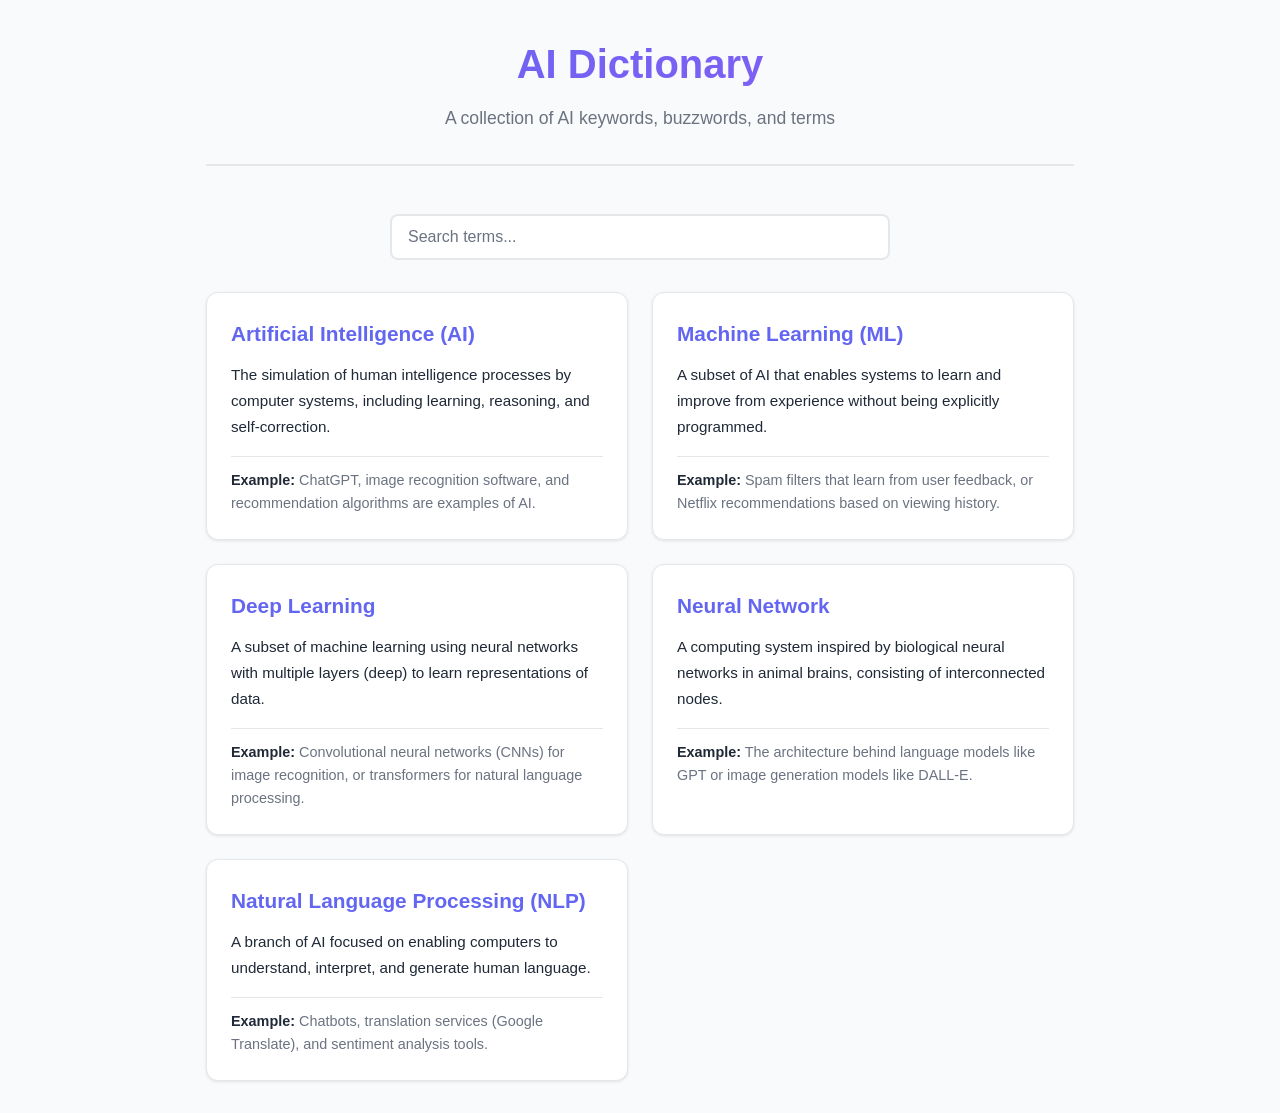
<file: index.html>
<!DOCTYPE html>
<html lang="en">
<head>
    <meta charset="UTF-8">
    <meta name="viewport" content="width=device-width, initial-scale=1.0">
    <title>AI Dictionary</title>
    <link rel="stylesheet" href="site-utils/style.css">
</head>
<body>
    <div class="container">
        <header class="header">
            <h1>AI Dictionary</h1>
            <p class="subtitle">A collection of AI keywords, buzzwords, and terms</p>
        </header>

        <div class="search-box">
            <input
                type="text"
                id="searchInput"
                placeholder="Search terms..."
                class="search-input"
            >
        </div>

        <div class="terms-container">
            <div class="term-card">
                <h3 class="term-title">Term Name</h3>
                <p class="term-definition">Definition goes here...</p>
                <p class="term-example"><strong>Example:</strong> Example text here...</p>
            </div>
        </div>
    </div>

    <script src="site-utils/script.js"></script>
</body>
</html>
</file>
<file: site-utils/style.css>
* {
    margin: 0;
    padding: 0;
    box-sizing: border-box;
}

:root {
    --primary-color: #6366f1;
    --secondary-color: #8b5cf6;
    --text-dark: #1f2937;
    --text-light: #6b7280;
    --bg-light: #f9fafb;
    --bg-white: #ffffff;
    --border-color: #e5e7eb;
    --shadow: 0 1px 3px rgba(0, 0, 0, 0.1);
    --shadow-lg: 0 4px 6px rgba(0, 0, 0, 0.1);
}

body {
    font-family: -apple-system, BlinkMacSystemFont, 'Segoe UI', Roboto, 'Helvetica Neue', Arial, sans-serif;
    background-color: var(--bg-light);
    color: var(--text-dark);
    line-height: 1.6;
}

.container {
    max-width: 900px;
    margin: 0 auto;
    padding: 2rem 1rem;
}

.header {
    text-align: center;
    margin-bottom: 3rem;
    padding-bottom: 2rem;
    border-bottom: 2px solid var(--border-color);
}

.header h1 {
    font-size: 2.5rem;
    font-weight: 700;
    background: linear-gradient(135deg, var(--primary-color), var(--secondary-color));
    -webkit-background-clip: text;
    -webkit-text-fill-color: transparent;
    background-clip: text;
    margin-bottom: 0.5rem;
}

.subtitle {
    font-size: 1.1rem;
    color: var(--text-light);
    font-weight: 400;
}

.search-box {
    margin-bottom: 2rem;
    display: flex;
    justify-content: center;
}

.search-input {
    width: 100%;
    max-width: 500px;
    padding: 0.75rem 1rem;
    font-size: 1rem;
    border: 2px solid var(--border-color);
    border-radius: 8px;
    background-color: var(--bg-white);
    color: var(--text-dark);
    transition: all 0.3s ease;
}

.search-input:focus {
    outline: none;
    border-color: var(--primary-color);
    box-shadow: 0 0 0 3px rgba(99, 102, 241, 0.1);
}

.search-input::placeholder {
    color: var(--text-light);
}

.terms-container {
    display: grid;
    grid-template-columns: repeat(auto-fill, minmax(300px, 1fr));
    gap: 1.5rem;
}

.term-card {
    background-color: var(--bg-white);
    border: 1px solid var(--border-color);
    border-radius: 12px;
    padding: 1.5rem;
    transition: all 0.3s ease;
    box-shadow: var(--shadow);
}

.term-card:hover {
    transform: translateY(-4px);
    box-shadow: var(--shadow-lg);
    border-color: var(--primary-color);
}

.term-title {
    font-size: 1.3rem;
    font-weight: 600;
    color: var(--primary-color);
    margin-bottom: 0.75rem;
}

.term-definition {
    font-size: 0.95rem;
    color: var(--text-dark);
    margin-bottom: 1rem;
    line-height: 1.7;
}

.term-example {
    font-size: 0.9rem;
    color: var(--text-light);
    padding-top: 0.75rem;
    border-top: 1px solid var(--border-color);
}

.term-example strong {
    color: var(--text-dark);
}

@media (max-width: 768px) {
    .container {
        padding: 1.5rem 1rem;
    }

    .header h1 {
        font-size: 2rem;
    }

    .terms-container {
        grid-template-columns: 1fr;
    }
}
</file>
<file: day1/style.css>
* {
    margin: 0;
    padding: 0;
    box-sizing: border-box;
}

:root {
    --primary-color: #6366f1;
    --secondary-color: #8b5cf6;
    --text-dark: #1f2937;
    --text-light: #6b7280;
    --bg-light: #f9fafb;
    --bg-white: #ffffff;
    --border-color: #e5e7eb;
    --shadow: 0 1px 3px rgba(0, 0, 0, 0.1);
    --shadow-lg: 0 4px 6px rgba(0, 0, 0, 0.1);
}

body {
    font-family: -apple-system, BlinkMacSystemFont, 'Segoe UI', Roboto, 'Helvetica Neue', Arial, sans-serif;
    background-color: var(--bg-light);
    color: var(--text-dark);
    line-height: 1.6;
}

.container {
    max-width: 900px;
    margin: 0 auto;
    padding: 2rem 1rem;
}

.header {
    text-align: center;
    margin-bottom: 3rem;
    padding-bottom: 2rem;
    border-bottom: 2px solid var(--border-color);
}

.header h1 {
    font-size: 2.5rem;
    font-weight: 700;
    background: linear-gradient(135deg, var(--primary-color), var(--secondary-color));
    -webkit-background-clip: text;
    -webkit-text-fill-color: transparent;
    background-clip: text;
    margin-bottom: 0.5rem;
}

.subtitle {
    font-size: 1.1rem;
    color: var(--text-light);
    font-weight: 400;
}

.search-box {
    margin-bottom: 2rem;
    display: flex;
    justify-content: center;
}

.search-input {
    width: 100%;
    max-width: 500px;
    padding: 0.75rem 1rem;
    font-size: 1rem;
    border: 2px solid var(--border-color);
    border-radius: 8px;
    background-color: var(--bg-white);
    color: var(--text-dark);
    transition: all 0.3s ease;
}

.search-input:focus {
    outline: none;
    border-color: var(--primary-color);
    box-shadow: 0 0 0 3px rgba(99, 102, 241, 0.1);
}

.search-input::placeholder {
    color: var(--text-light);
}

.terms-container {
    display: grid;
    grid-template-columns: repeat(auto-fill, minmax(300px, 1fr));
    gap: 1.5rem;
}

.term-card {
    background-color: var(--bg-white);
    border: 1px solid var(--border-color);
    border-radius: 12px;
    padding: 1.5rem;
    transition: all 0.3s ease;
    box-shadow: var(--shadow);
}

.term-card:hover {
    transform: translateY(-4px);
    box-shadow: var(--shadow-lg);
    border-color: var(--primary-color);
}

.term-title {
    font-size: 1.3rem;
    font-weight: 600;
    color: var(--primary-color);
    margin-bottom: 0.75rem;
}

.term-definition {
    font-size: 0.95rem;
    color: var(--text-dark);
    margin-bottom: 1rem;
    line-height: 1.7;
}

.term-example {
    font-size: 0.9rem;
    color: var(--text-light);
    padding-top: 0.75rem;
    border-top: 1px solid var(--border-color);
}

.term-example strong {
    color: var(--text-dark);
}

@media (max-width: 768px) {
    .container {
        padding: 1.5rem 1rem;
    }

    .header h1 {
        font-size: 2rem;
    }

    .terms-container {
        grid-template-columns: 1fr;
    }
}
</file>
